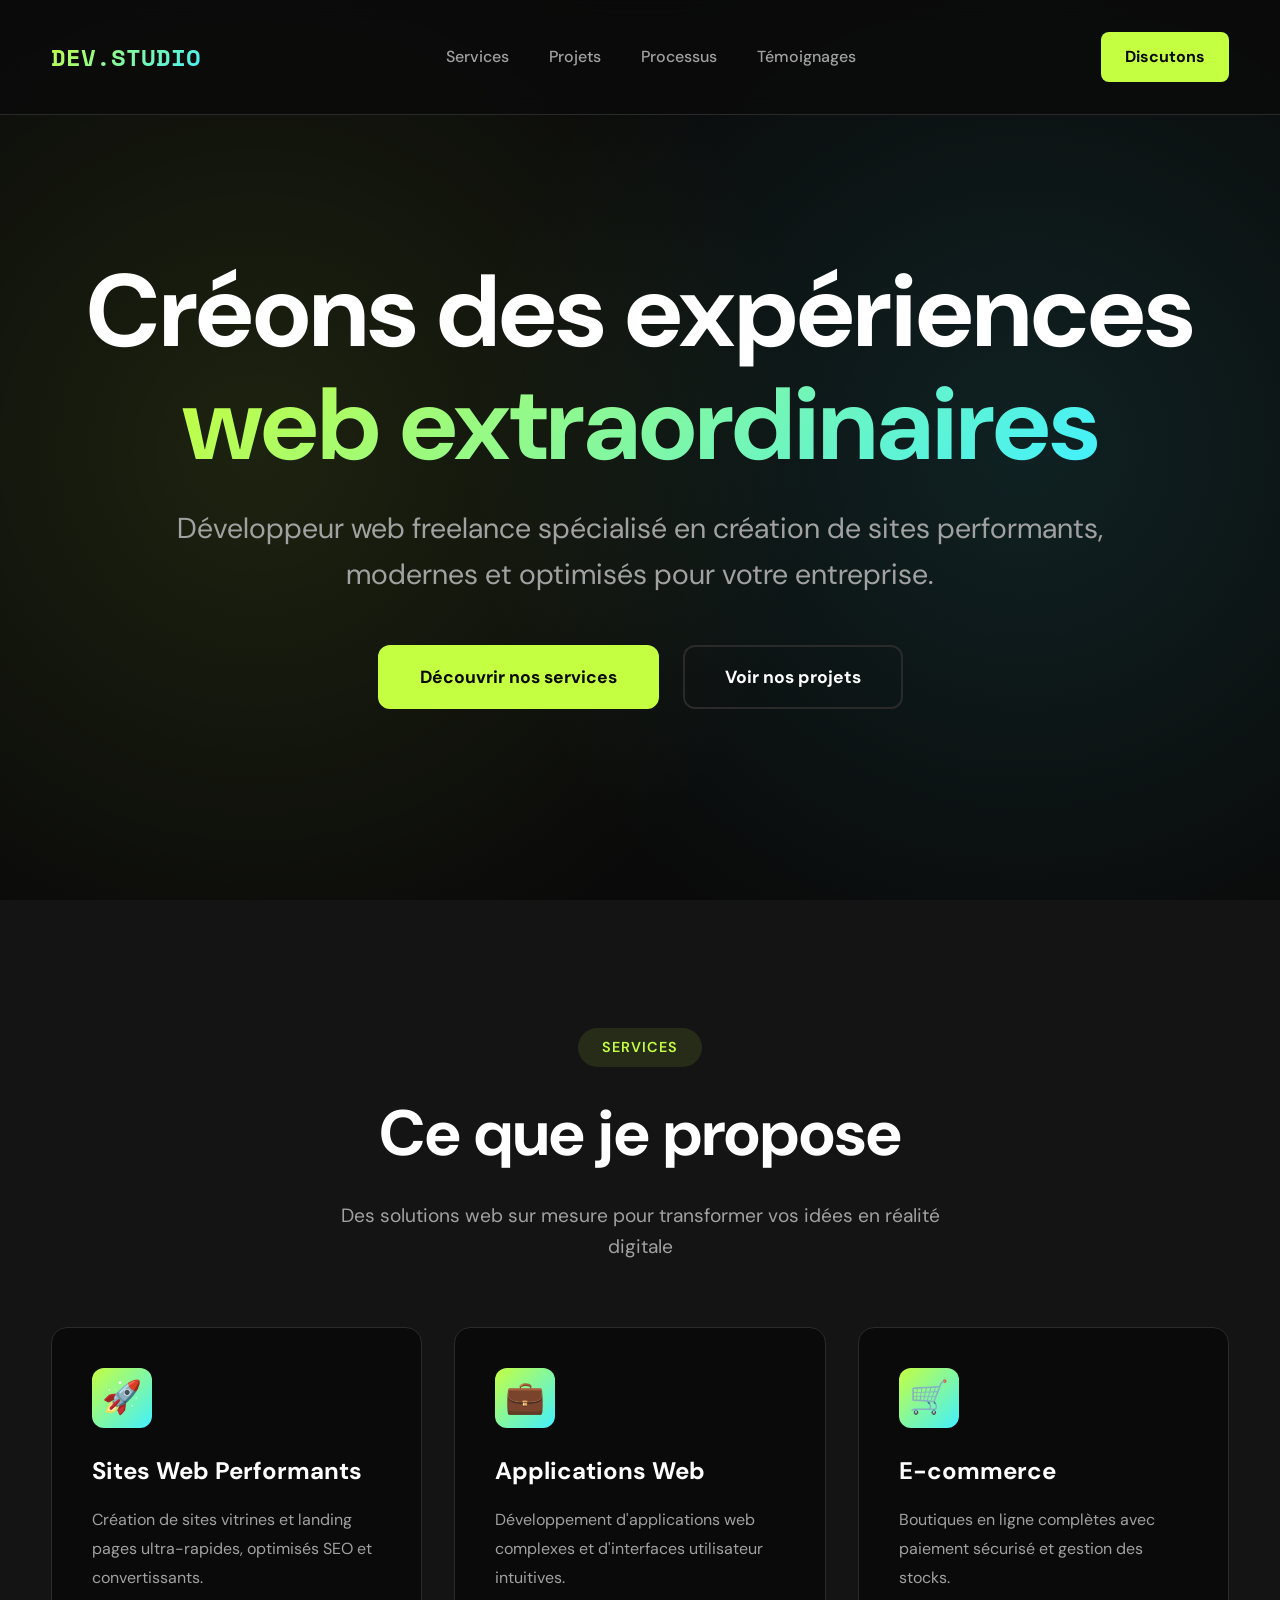
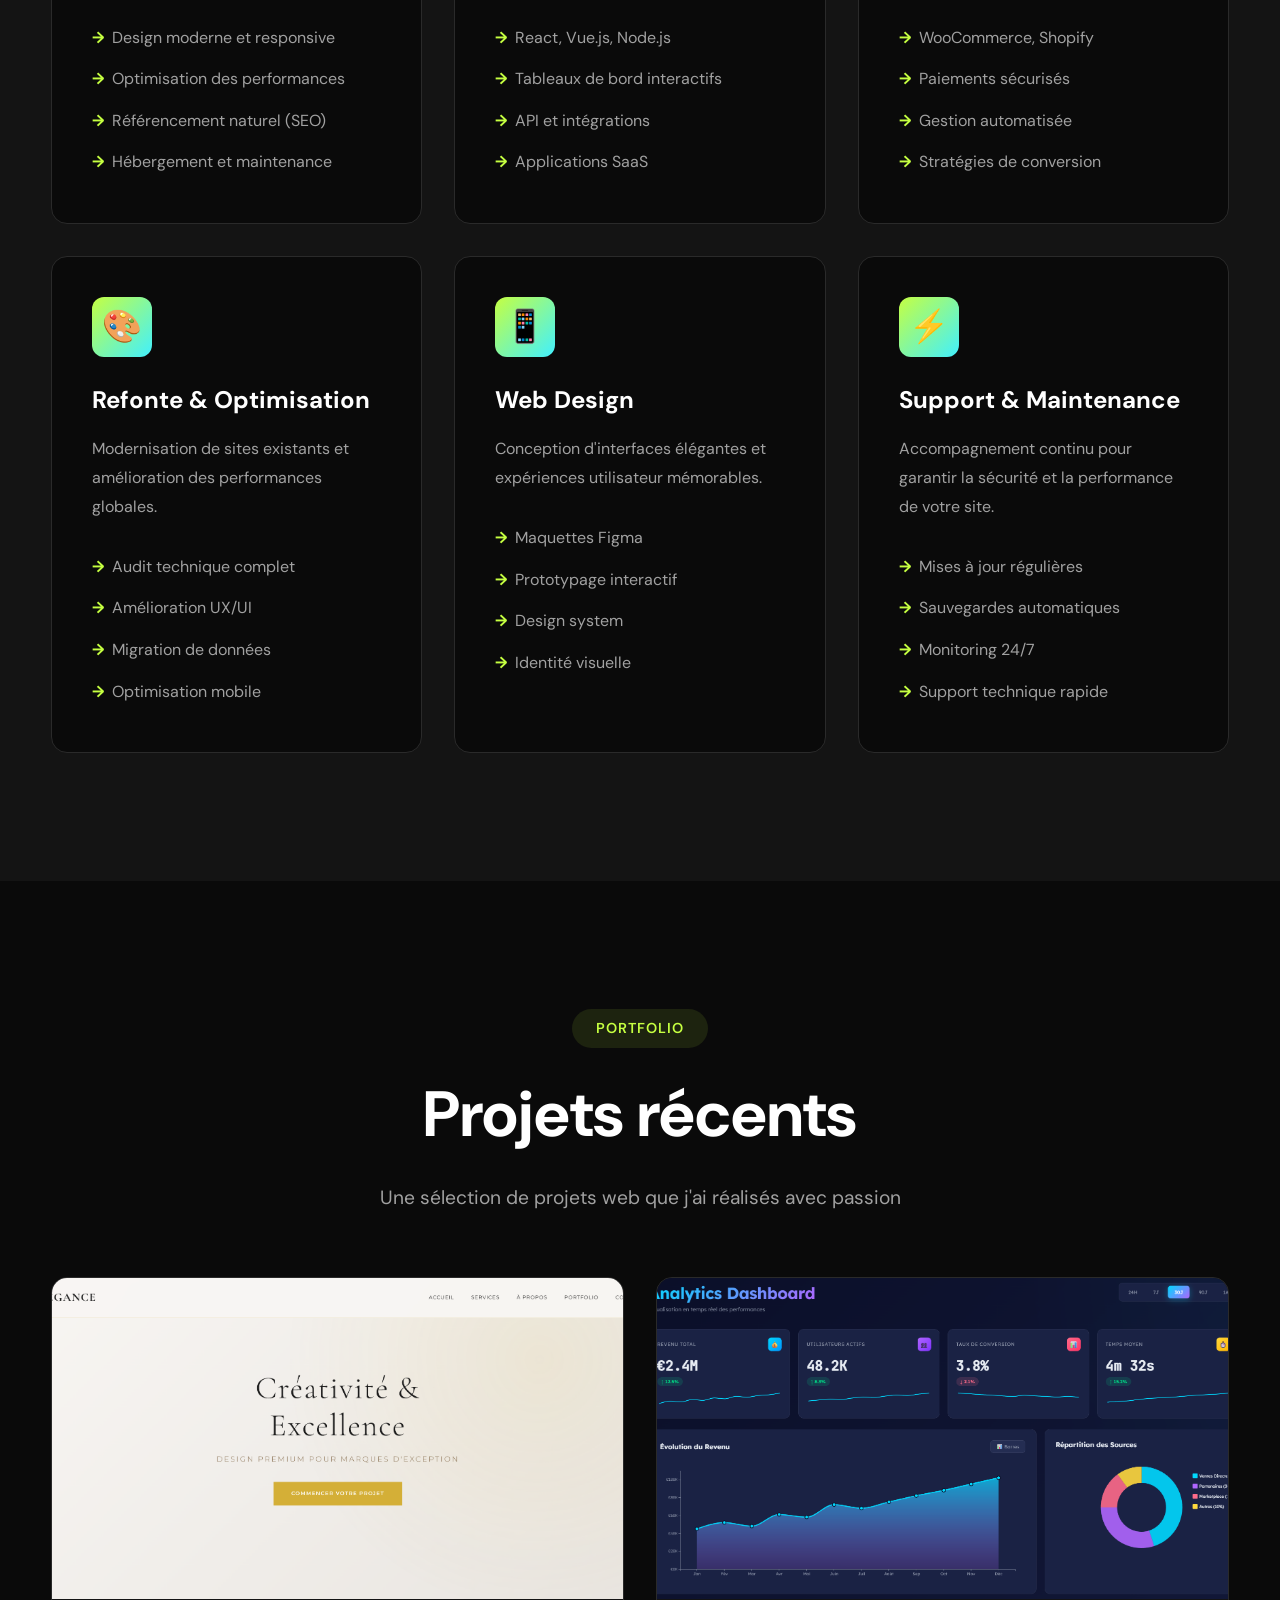
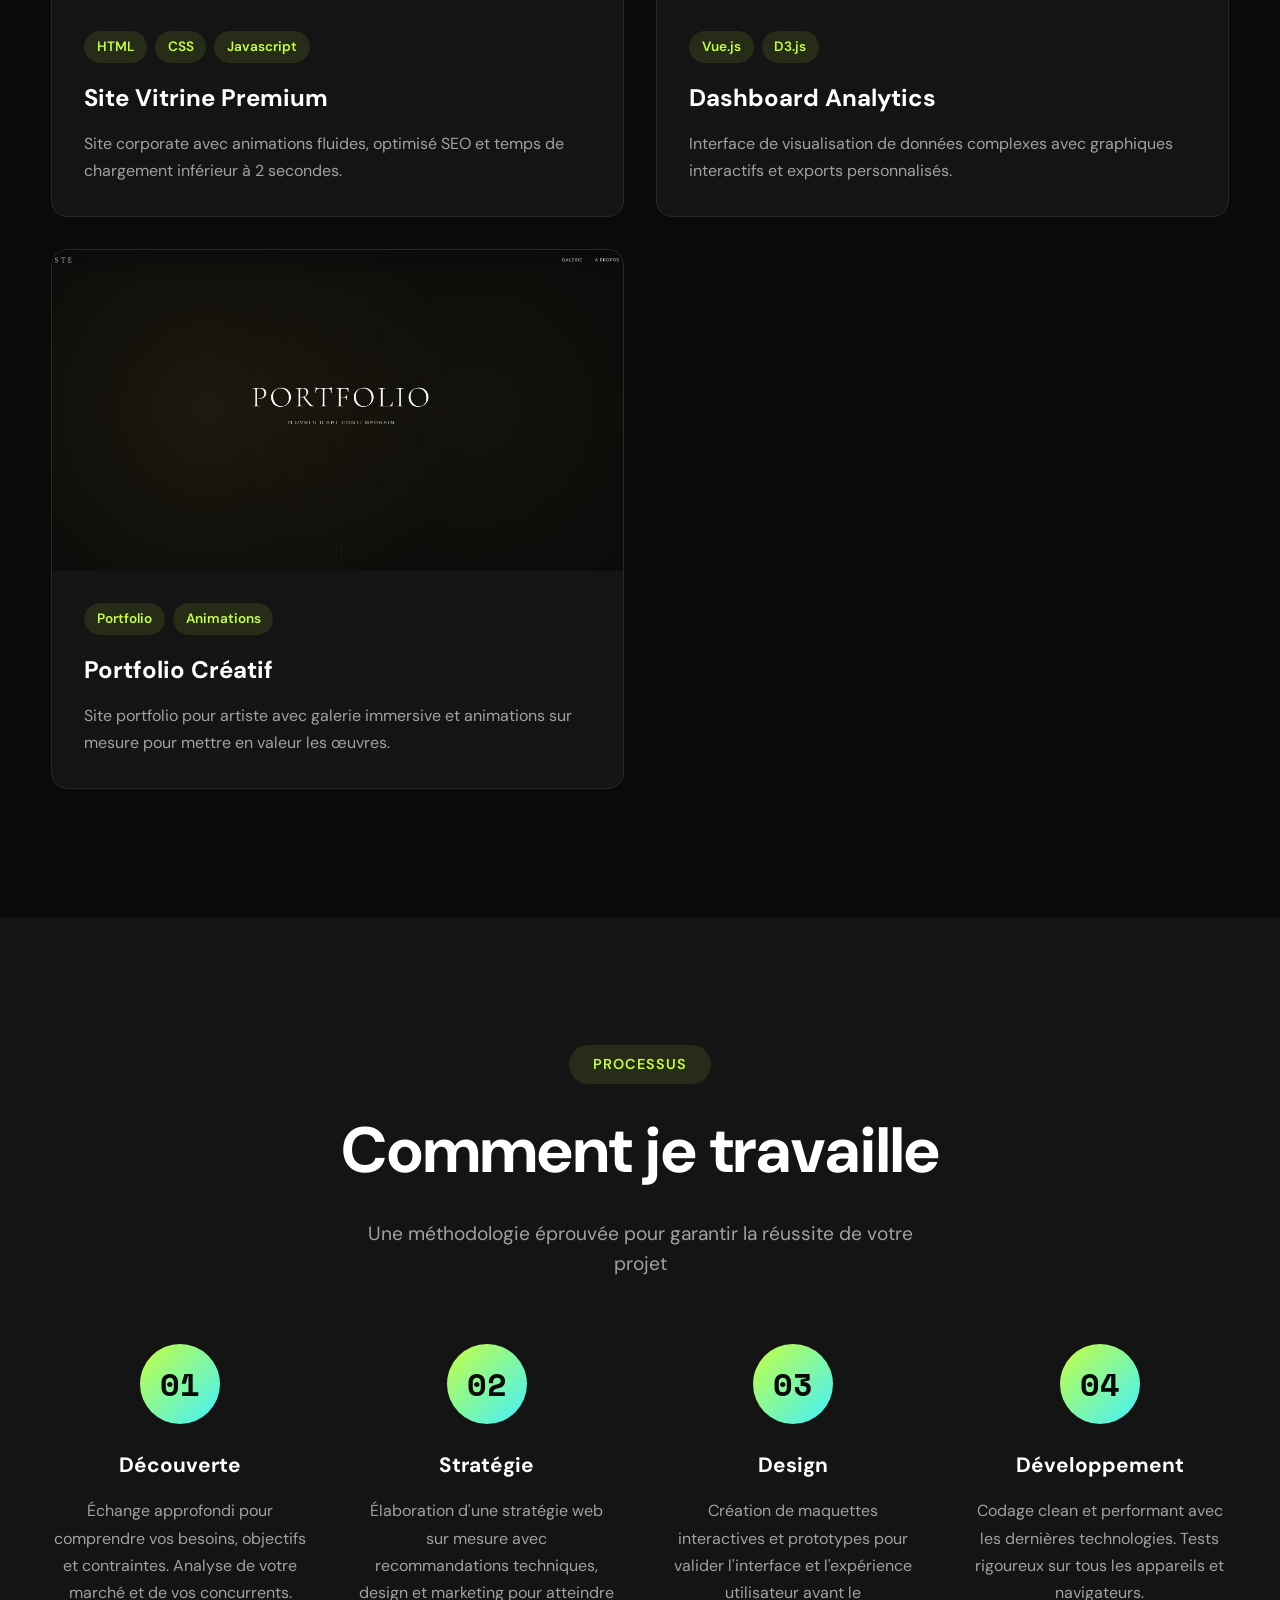
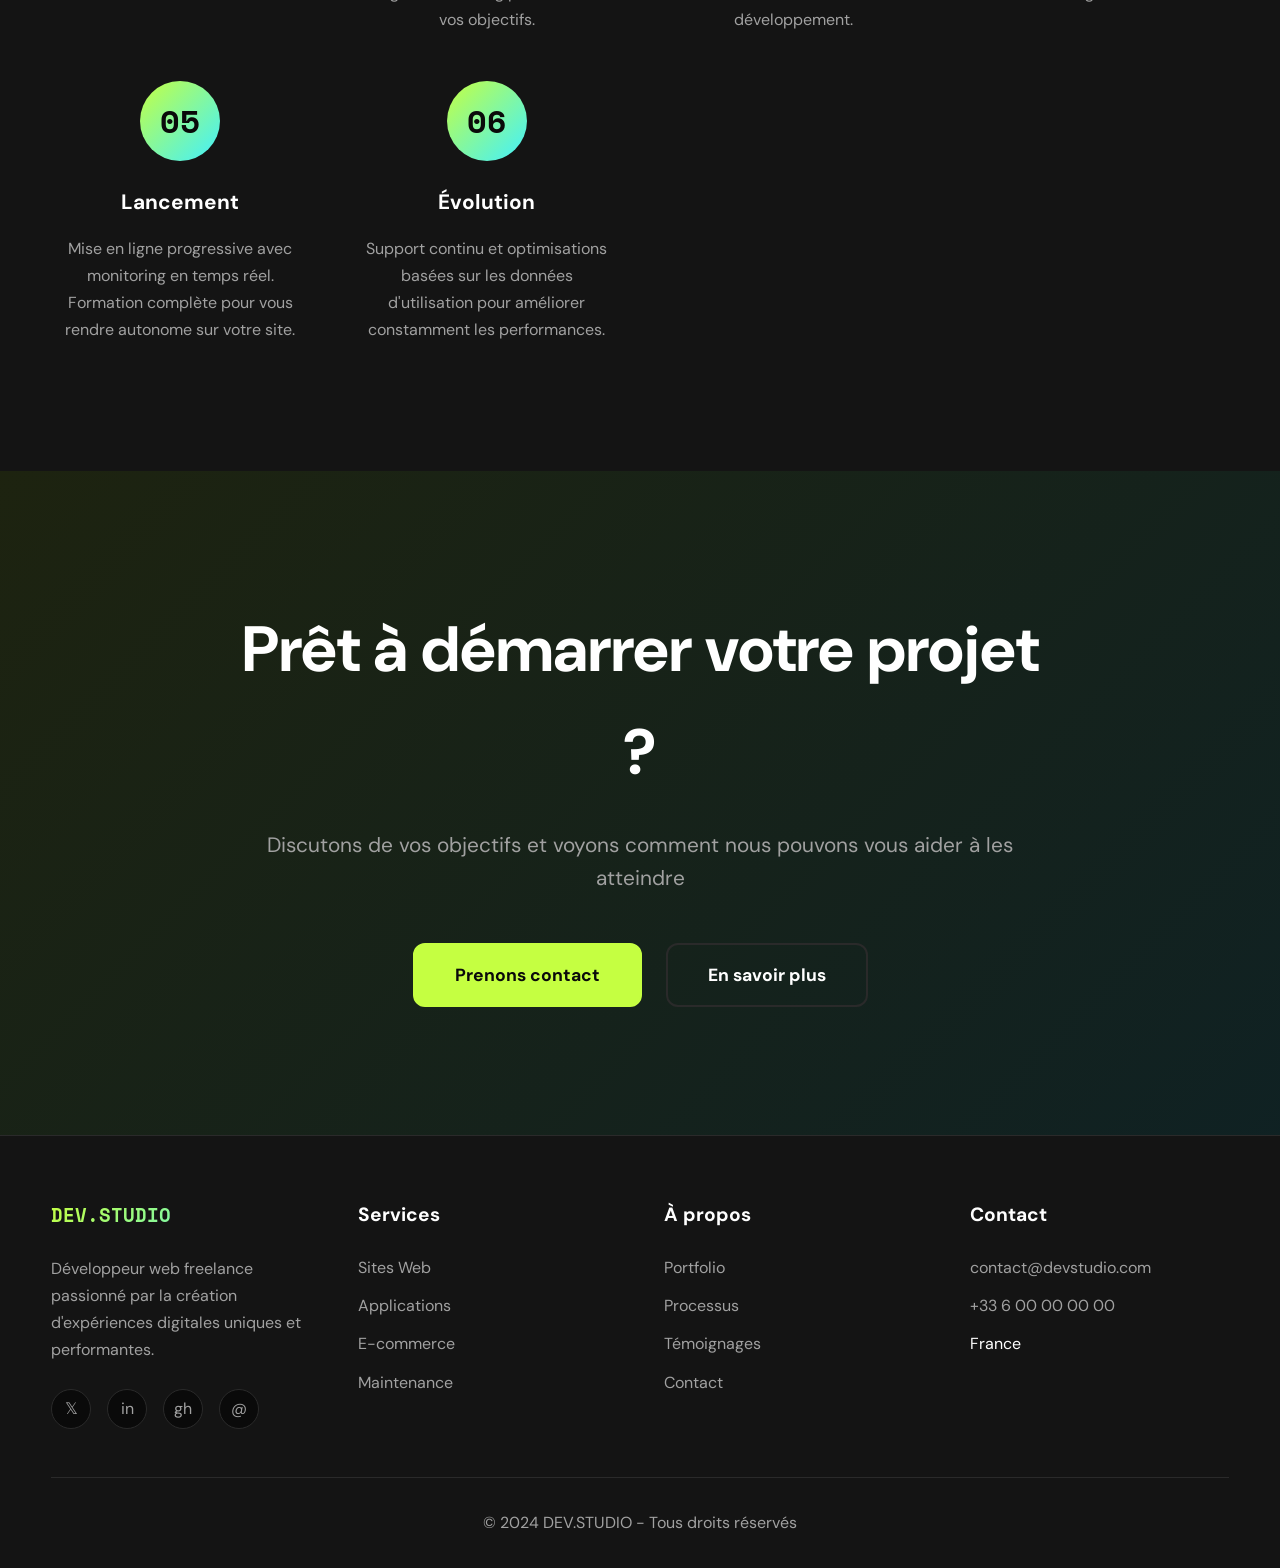
<file: index.html>
<!DOCTYPE html>
<html lang="fr">
<head>
    <meta charset="UTF-8">
    <meta name="viewport" content="width=device-width, initial-scale=1.0">
    <title>Développeur Web | Services & Portfolio</title>
    <link rel="preconnect" href="https://fonts.googleapis.com">
    <link rel="preconnect" href="https://fonts.gstatic.com" crossorigin>
    <link href="https://fonts.googleapis.com/css2?family=DM+Sans:wght@400;500;700&family=Space+Mono:wght@400;700&display=swap" rel="stylesheet">
    <link rel="stylesheet" href="biz.css">
    <script src="script.js"></script>
</head>
<body>
    <!-- Navigation -->
    <nav>
        <div class="logo">DEV.STUDIO</div>
        <ul class="nav-links">
            <li><a href="#services">Services</a></li>
            <li><a href="#projects">Projets</a></li>
            <li><a href="#process">Processus</a></li>
            <li><a href="#testimonials">Témoignages</a></li>
        </ul>
        <a href="#contact" class="cta-button">Discutons</a>
    </nav>

    <!-- Hero Section -->
    <section class="hero">
        <div class="hero-content">
            <h1>
                Créons des expériences<br>
                <span class="gradient-text">web extraordinaires</span>
            </h1>
            <p class="hero-subtitle">
                Développeur web freelance spécialisé en création de sites performants,<br>
                modernes et optimisés pour votre entreprise.
            </p>
            <div class="hero-buttons">
                <a href="#services" class="btn-primary">Découvrir nos services</a>
                <a href="#projects" class="btn-secondary">Voir nos projets</a>
            </div>
        </div>
    </section>

    <!-- Services Section -->
    <section id="services" class="services">
        <div class="section-header">
            <span class="section-tag">Services</span>
            <h2 class="section-title">Ce que je propose</h2>
            <p class="section-description">
                Des solutions web sur mesure pour transformer vos idées en réalité digitale
            </p>
        </div>

        <div class="services-grid">
            <div class="service-card">
                <div class="service-icon">🚀</div>
                <h3>Sites Web Performants</h3>
                <p>Création de sites vitrines et landing pages ultra-rapides, optimisés SEO et convertissants.</p>
                <ul class="service-features">
                    <li>Design moderne et responsive</li>
                    <li>Optimisation des performances</li>
                    <li>Référencement naturel (SEO)</li>
                    <li>Hébergement et maintenance</li>
                </ul>
            </div>

            <div class="service-card">
                <div class="service-icon">💼</div>
                <h3>Applications Web</h3>
                <p>Développement d'applications web complexes et d'interfaces utilisateur intuitives.</p>
                <ul class="service-features">
                    <li>React, Vue.js, Node.js</li>
                    <li>Tableaux de bord interactifs</li>
                    <li>API et intégrations</li>
                    <li>Applications SaaS</li>
                </ul>
            </div>

            <div class="service-card">
                <div class="service-icon">🛒</div>
                <h3>E-commerce</h3>
                <p>Boutiques en ligne complètes avec paiement sécurisé et gestion des stocks.</p>
                <ul class="service-features">
                    <li>WooCommerce, Shopify</li>
                    <li>Paiements sécurisés</li>
                    <li>Gestion automatisée</li>
                    <li>Stratégies de conversion</li>
                </ul>
            </div>

            <div class="service-card">
                <div class="service-icon">🎨</div>
                <h3>Refonte & Optimisation</h3>
                <p>Modernisation de sites existants et amélioration des performances globales.</p>
                <ul class="service-features">
                    <li>Audit technique complet</li>
                    <li>Amélioration UX/UI</li>
                    <li>Migration de données</li>
                    <li>Optimisation mobile</li>
                </ul>
            </div>

            <div class="service-card">
                <div class="service-icon">📱</div>
                <h3>Web Design</h3>
                <p>Conception d'interfaces élégantes et expériences utilisateur mémorables.</p>
                <ul class="service-features">
                    <li>Maquettes Figma</li>
                    <li>Prototypage interactif</li>
                    <li>Design system</li>
                    <li>Identité visuelle</li>
                </ul>
            </div>

            <div class="service-card">
                <div class="service-icon">⚡</div>
                <h3>Support & Maintenance</h3>
                <p>Accompagnement continu pour garantir la sécurité et la performance de votre site.</p>
                <ul class="service-features">
                    <li>Mises à jour régulières</li>
                    <li>Sauvegardes automatiques</li>
                    <li>Monitoring 24/7</li>
                    <li>Support technique rapide</li>
                </ul>
            </div>
        </div>
    </section>

    <!-- Projects Section -->
    <section id="projects" class="projects">
        <div class="section-header">
            <span class="section-tag">Portfolio</span>
            <h2 class="section-title">Projets récents</h2>
            <p class="section-description">
                Une sélection de projets web que j'ai réalisés avec passion
            </p>
        </div>

        <div class="projects-grid">
            <div class="project-card">
                <div class="project-image"><img src="./images/Capture d’écran 2026-01-02 183916.png"/></div>
                <div class="project-content">
                    <div class="project-tags">
                        <span class="project-tag">HTML</span>
                        <span class="project-tag">CSS</span>
                        <span class="project-tag">Javascript</span>
                    </div>
                    <h3>Site Vitrine Premium</h3>
                    <p>Site corporate avec animations fluides, optimisé SEO et temps de chargement inférieur à 2 secondes.</p>
                    
                </div>
            </div>

            <!-- <div class="project-card">
                <div class="project-image">🛍️</div>
                <div class="project-content">
                    <div class="project-tags">
                        <span class="project-tag">E-commerce</span>
                        <span class="project-tag">Shopify</span>
                    </div>
                    <h3>Plateforme SaaS B2B</h3>
                    <p>Développement d'une application web complète pour la gestion de projets avec dashboard interactif et analytics en temps réel.</p>
                </div>
            </div> -->

            <!-- <div class="project-card">
                <div class="project-image">🎯</div>
                <div class="project-content">
                    <div class="project-tags">
                        <span class="project-tag">WordPress</span>
                        <span class="project-tag">SEO</span>
                    </div>
                    <h3>Site Vitrine Premium</h3>
                    <p>Site corporate avec animations fluides, optimisé SEO et temps de chargement inférieur à 2 secondes.</p>
                </div>
            </div> -->

            <div class="project-card">
                <div class="project-image"><img src="./images/Capture d’écran 2026-01-05 145036.png"/></div>
                <div class="project-content">
                    <div class="project-tags">
                        <span class="project-tag">Vue.js</span>
                        <span class="project-tag">D3.js</span>
                    </div>
                    <h3>Dashboard Analytics</h3>
                    <p>Interface de visualisation de données complexes avec graphiques interactifs et exports personnalisés.</p>
                </div>
            </div>

            <div class="project-card">
                <div class="project-image"><img src="./images/Capture d’écran 2026-01-05 143146.png"/></div>
                <div class="project-content">
                    <div class="project-tags">
                        <span class="project-tag">Portfolio</span>
                        <span class="project-tag">Animations</span>
                    </div>
                    <h3>Portfolio Créatif</h3>
                    <p>Site portfolio pour artiste avec galerie immersive et animations sur mesure pour mettre en valeur les œuvres.</p>
                </div>
            </div>

            <!-- <div class="project-card">
                <div class="project-image">🍔</div>
                <div class="project-content">
                    <div class="project-tags">
                        <span class="project-tag">PWA</span>
                        <span class="project-tag">Mobile</span>
                    </div>
                    <h3>App Commande Restaurant</h3>
                    <p>Progressive Web App pour commandes en ligne avec géolocalisation et paiement mobile intégré.</p>
                </div>
            </div> -->
        </div>
    </section>

    <!-- Process Section -->
    <section id="process" class="process">
        <div class="section-header">
            <span class="section-tag">Processus</span>
            <h2 class="section-title">Comment je travaille</h2>
            <p class="section-description">
                Une méthodologie éprouvée pour garantir la réussite de votre projet
            </p>
        </div>

        <div class="process-steps">
            <div class="step">
                <div class="step-number">01</div>
                <h3>Découverte</h3>
                <p>Échange approfondi pour comprendre vos besoins, objectifs et contraintes. Analyse de votre marché et de vos concurrents.</p>
            </div>

            <div class="step">
                <div class="step-number">02</div>
                <h3>Stratégie</h3>
                <p>Élaboration d'une stratégie web sur mesure avec recommandations techniques, design et marketing pour atteindre vos objectifs.</p>
            </div>

            <div class="step">
                <div class="step-number">03</div>
                <h3>Design</h3>
                <p>Création de maquettes interactives et prototypes pour valider l'interface et l'expérience utilisateur avant le développement.</p>
            </div>

            <div class="step">
                <div class="step-number">04</div>
                <h3>Développement</h3>
                <p>Codage clean et performant avec les dernières technologies. Tests rigoureux sur tous les appareils et navigateurs.</p>
            </div>

            <div class="step">
                <div class="step-number">05</div>
                <h3>Lancement</h3>
                <p>Mise en ligne progressive avec monitoring en temps réel. Formation complète pour vous rendre autonome sur votre site.</p>
            </div>

            <div class="step">
                <div class="step-number">06</div>
                <h3>Évolution</h3>
                <p>Support continu et optimisations basées sur les données d'utilisation pour améliorer constamment les performances.</p>
            </div>
        </div>
    </section>

    <!-- Testimonials Section -->
    <!-- <section id="testimonials" class="testimonials">
        <div class="section-header">
            <span class="section-tag">Témoignages</span>
            <h2 class="section-title">Ce qu'ils disent de mon travail</h2>
            <p class="section-description">
                La satisfaction de mes clients est ma meilleure récompense
            </p>
        </div>

        <div class="testimonials-grid">
            <div class="testimonial-card">
                <p class="testimonial-text">
                    Travail exceptionnel ! Le site dépasse toutes nos attentes. Design moderne, rapide et parfaitement optimisé. Communication fluide tout au long du projet.
                </p>
                <div class="testimonial-author">
                    <div class="author-avatar">MR</div>
                    <div class="author-info">
                        <h4>Marie Rousseau</h4>
                        <p>CEO, TechStartup</p>
                    </div>
                </div>
            </div>

            <div class="testimonial-card">
                <p class="testimonial-text">
                    Un vrai professionnel qui comprend les enjeux business. Notre boutique en ligne a vu son chiffre d'affaires augmenter de 60% après la refonte. Je recommande vivement.
                </p>
                <div class="testimonial-author">
                    <div class="author-avatar">PD</div>
                    <div class="author-info">
                        <h4>Pierre Durand</h4>
                        <p>Fondateur, E-shop Mode</p>
                    </div>
                </div>
            </div>

            <div class="testimonial-card">
                <p class="testimonial-text">
                    Réactivité impressionnante et qualité irréprochable. Le dashboard développé correspond exactement à nos besoins. Un partenaire de confiance pour nos futurs projets.
                </p>
                <div class="testimonial-author">
                    <div class="author-avatar">SL</div>
                    <div class="author-info">
                        <h4>Sophie Laurent</h4>
                        <p>Directrice Marketing, InnovCorp</p>
                    </div>
                </div>
            </div>
        </div>
    </section> -->

    <!-- CTA Section -->
    <section id="contact" class="cta-section">
        <div class="cta-content">
            <h2>Prêt à démarrer votre projet ?</h2>
            <p>
                Discutons de vos objectifs et voyons comment nous pouvons vous aider à les atteindre
            </p>
            <div class="hero-buttons">
                <a href="mailto:contact@devstudio.com" class="btn-primary">Prenons contact</a>
                <a href="#services" class="btn-secondary">En savoir plus</a>
            </div>
        </div>
    </section>

    <!-- Footer -->
    <footer>
        <div class="footer-content">
            <div class="footer-section">
                <h3 class="logo">DEV.STUDIO</h3>
                <p>Développeur web freelance passionné par la création d'expériences digitales uniques et performantes.</p><br/>
                <div class="social-links">
                    <a href="#" class="social-link">𝕏</a>
                    <a href="#" class="social-link">in</a>
                    <a href="#" class="social-link">gh</a>
                    <a href="#" class="social-link">@</a>
                </div>
            </div>

            <div class="footer-section">
                <h3>Services</h3>
                <ul class="footer-links">
                    <li><a href="#services">Sites Web</a></li>
                    <li><a href="#services">Applications</a></li>
                    <li><a href="#services">E-commerce</a></li>
                    <li><a href="#services">Maintenance</a></li>
                </ul>
            </div>

            <div class="footer-section">
                <h3>À propos</h3>
                <ul class="footer-links">
                    <li><a href="#projects">Portfolio</a></li>
                    <li><a href="#process">Processus</a></li>
                    <li><a href="#testimonials">Témoignages</a></li>
                    <li><a href="#contact">Contact</a></li>
                </ul>
            </div>

            <div class="footer-section">
                <h3>Contact</h3>
                <ul class="footer-links">
                    <li><a href="mailto:contact@devstudio.com">contact@devstudio.com</a></li>
                    <li><a href="tel:+33600000000">+33 6 00 00 00 00</a></li>
                    <li>France</li>
                </ul>
            </div>
        </div>

        <div class="footer-bottom">
            <p>© 2024 DEV.STUDIO - Tous droits réservés</p>
        </div>
    </footer>

    
</body>
</html>
</file>
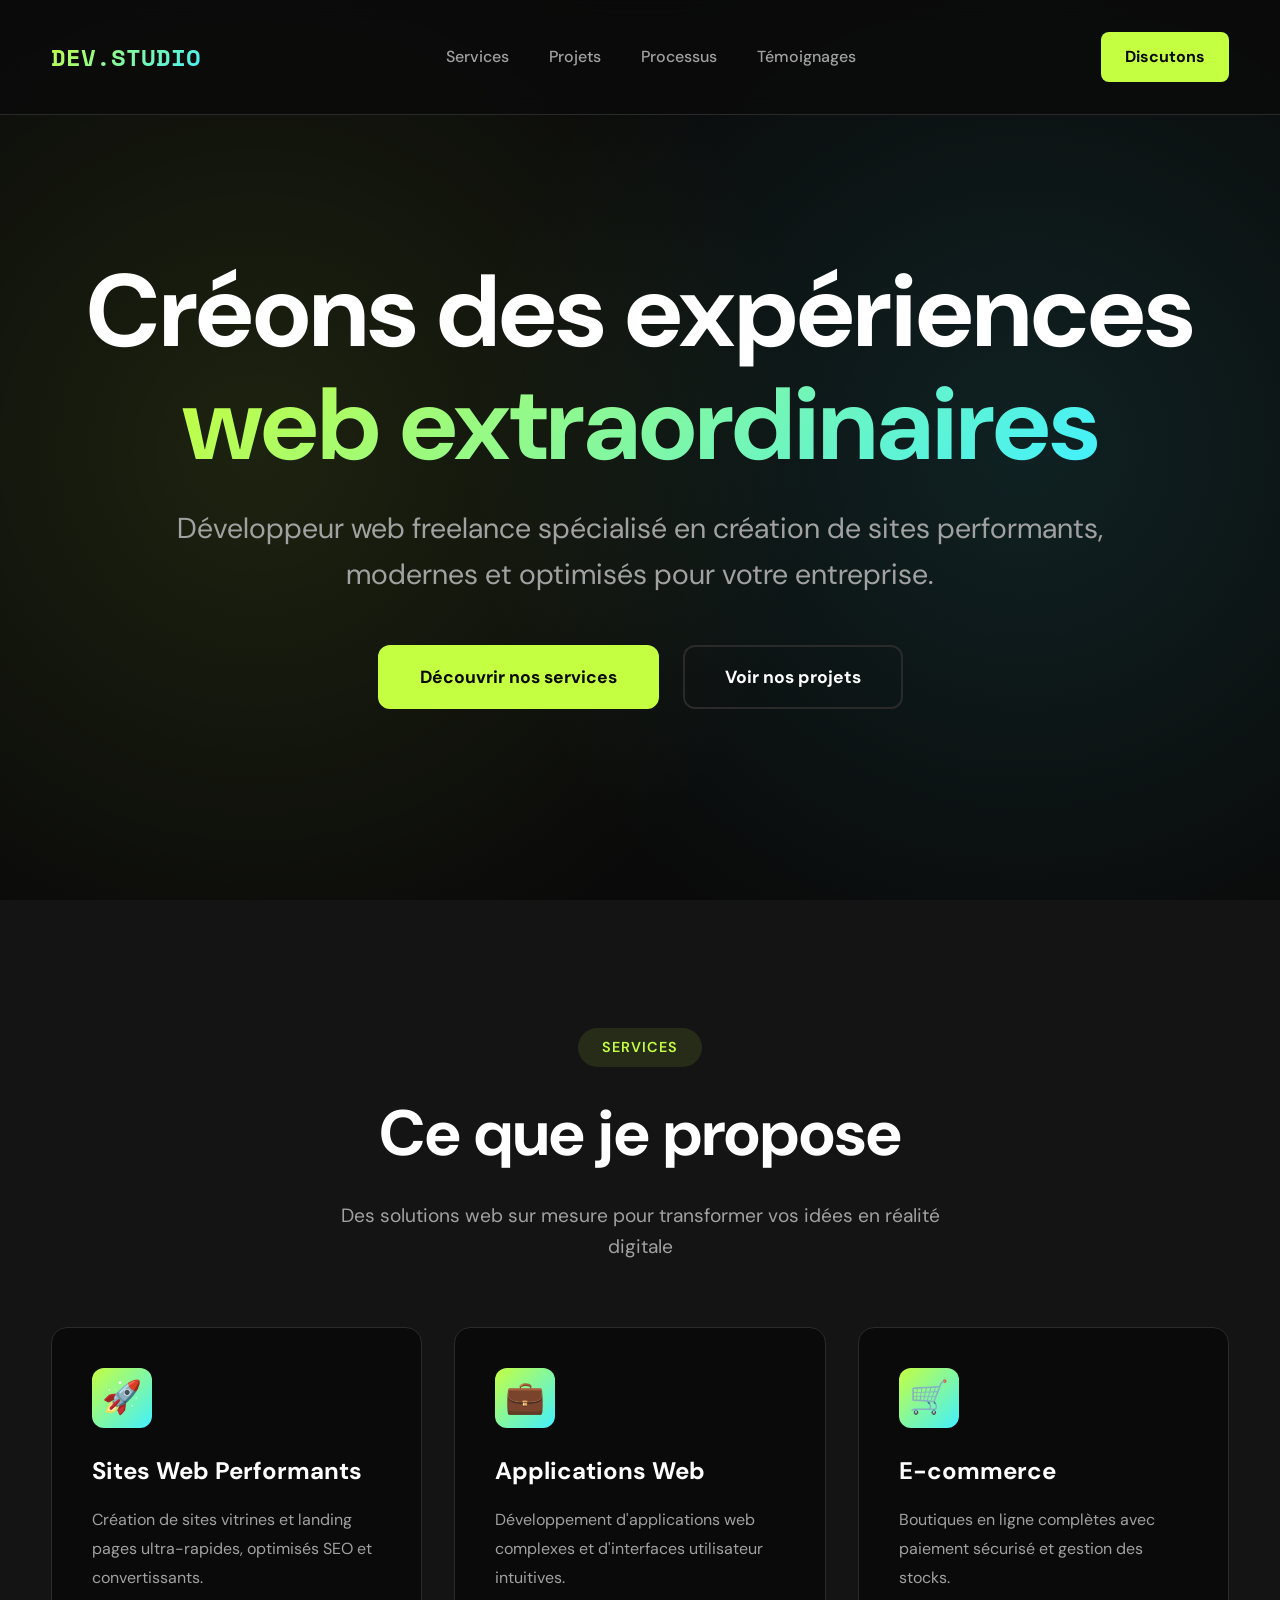
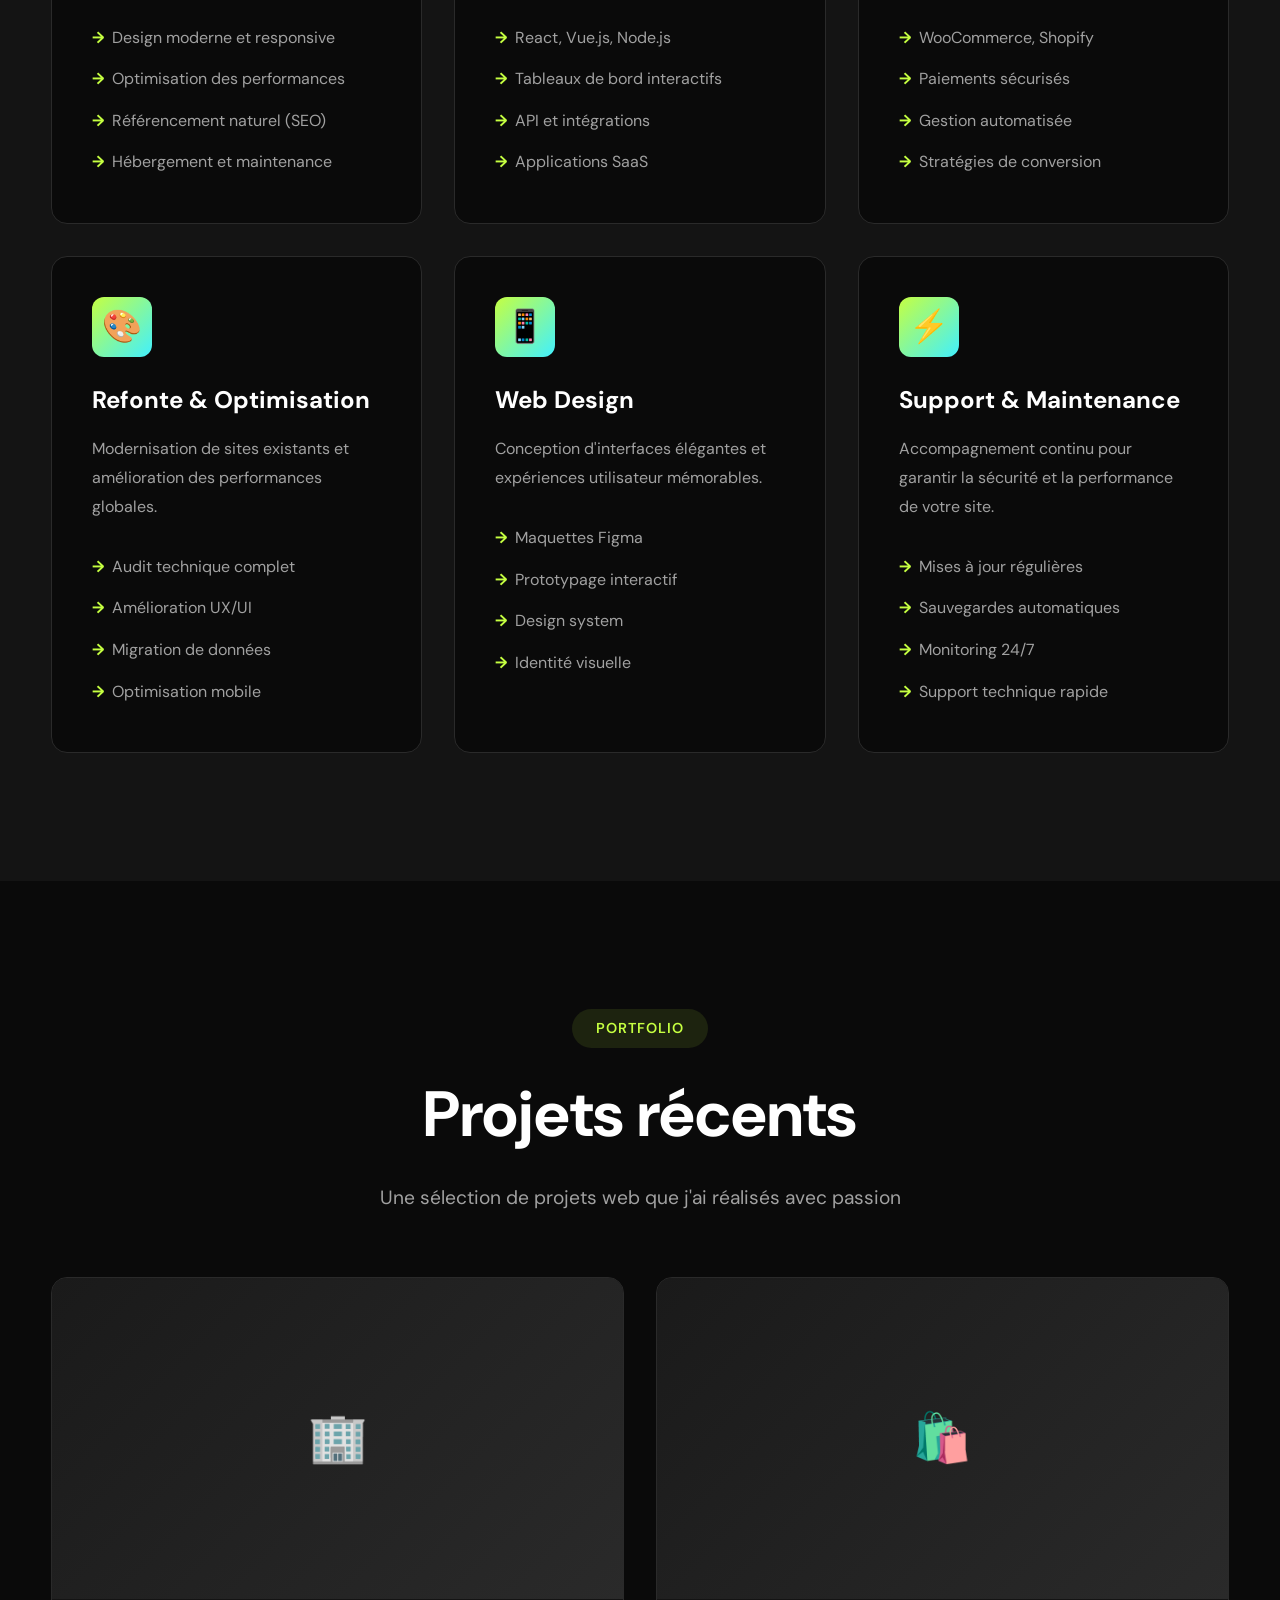
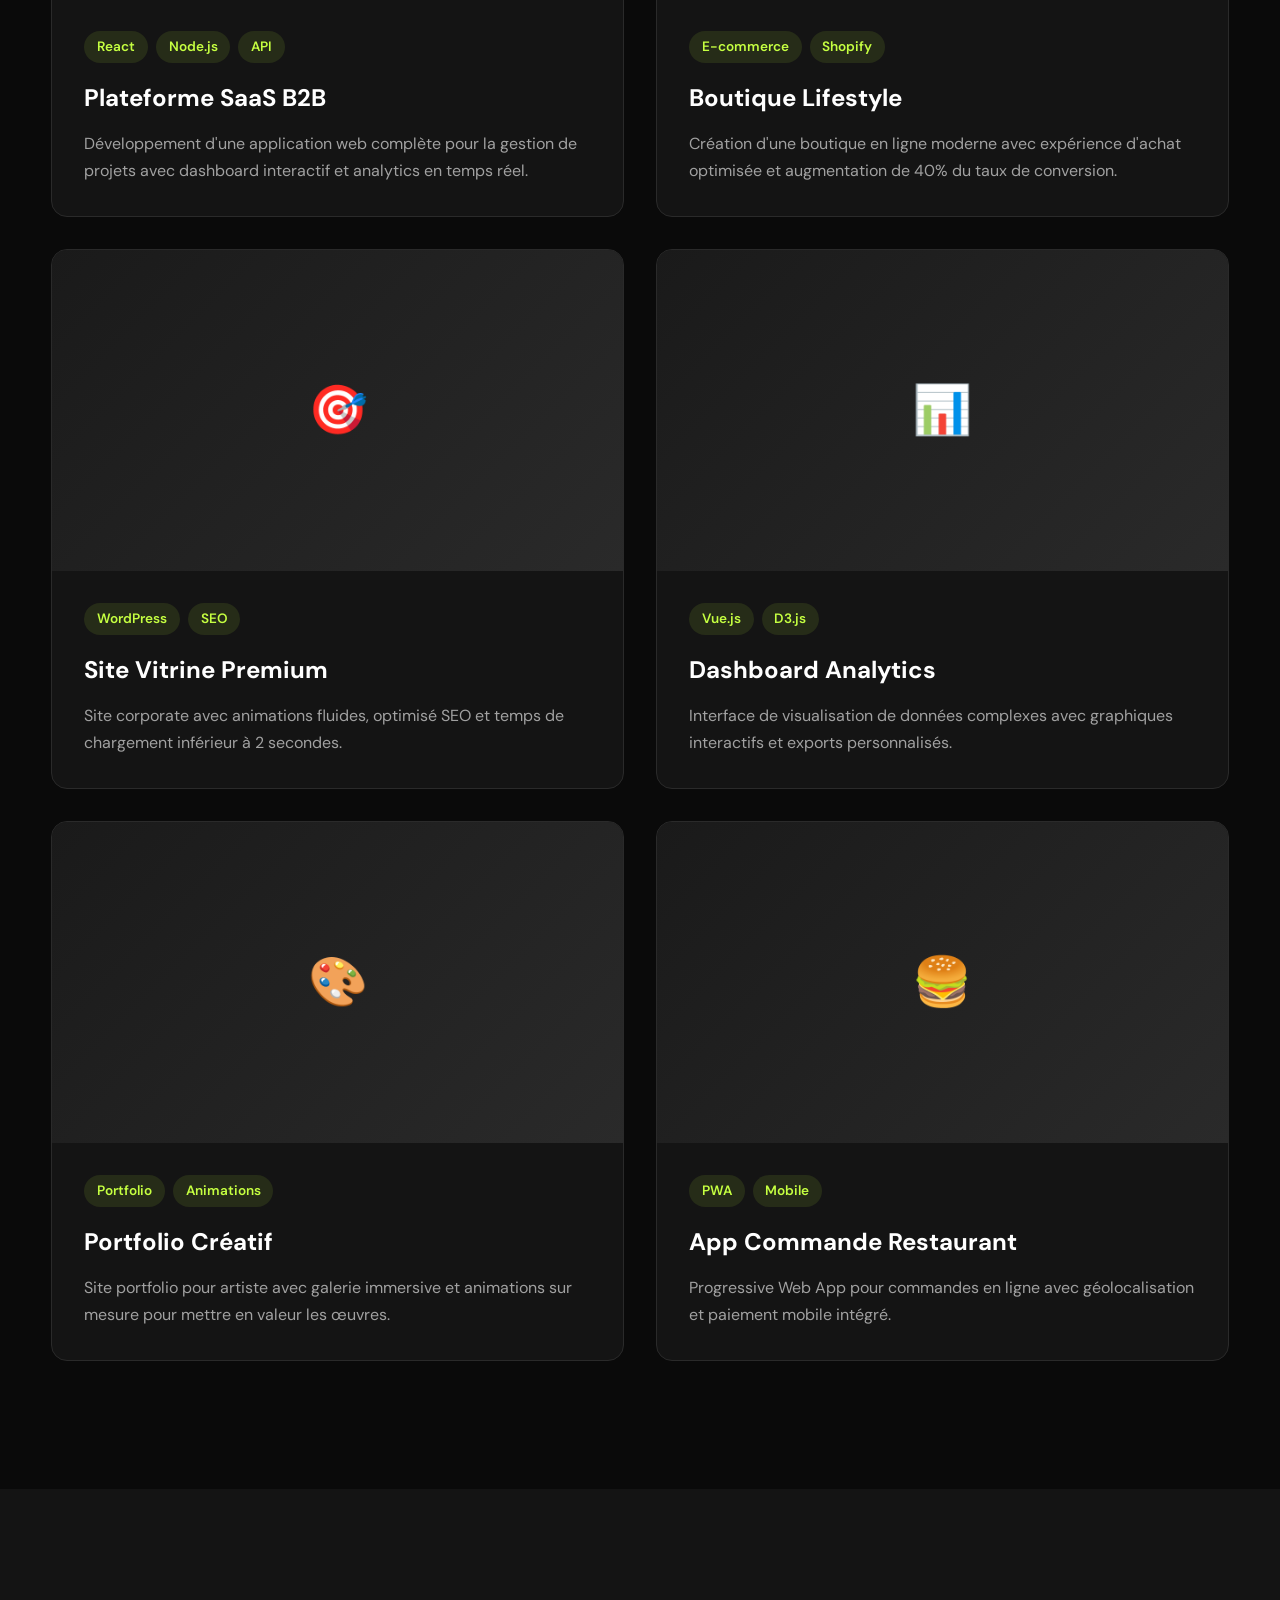
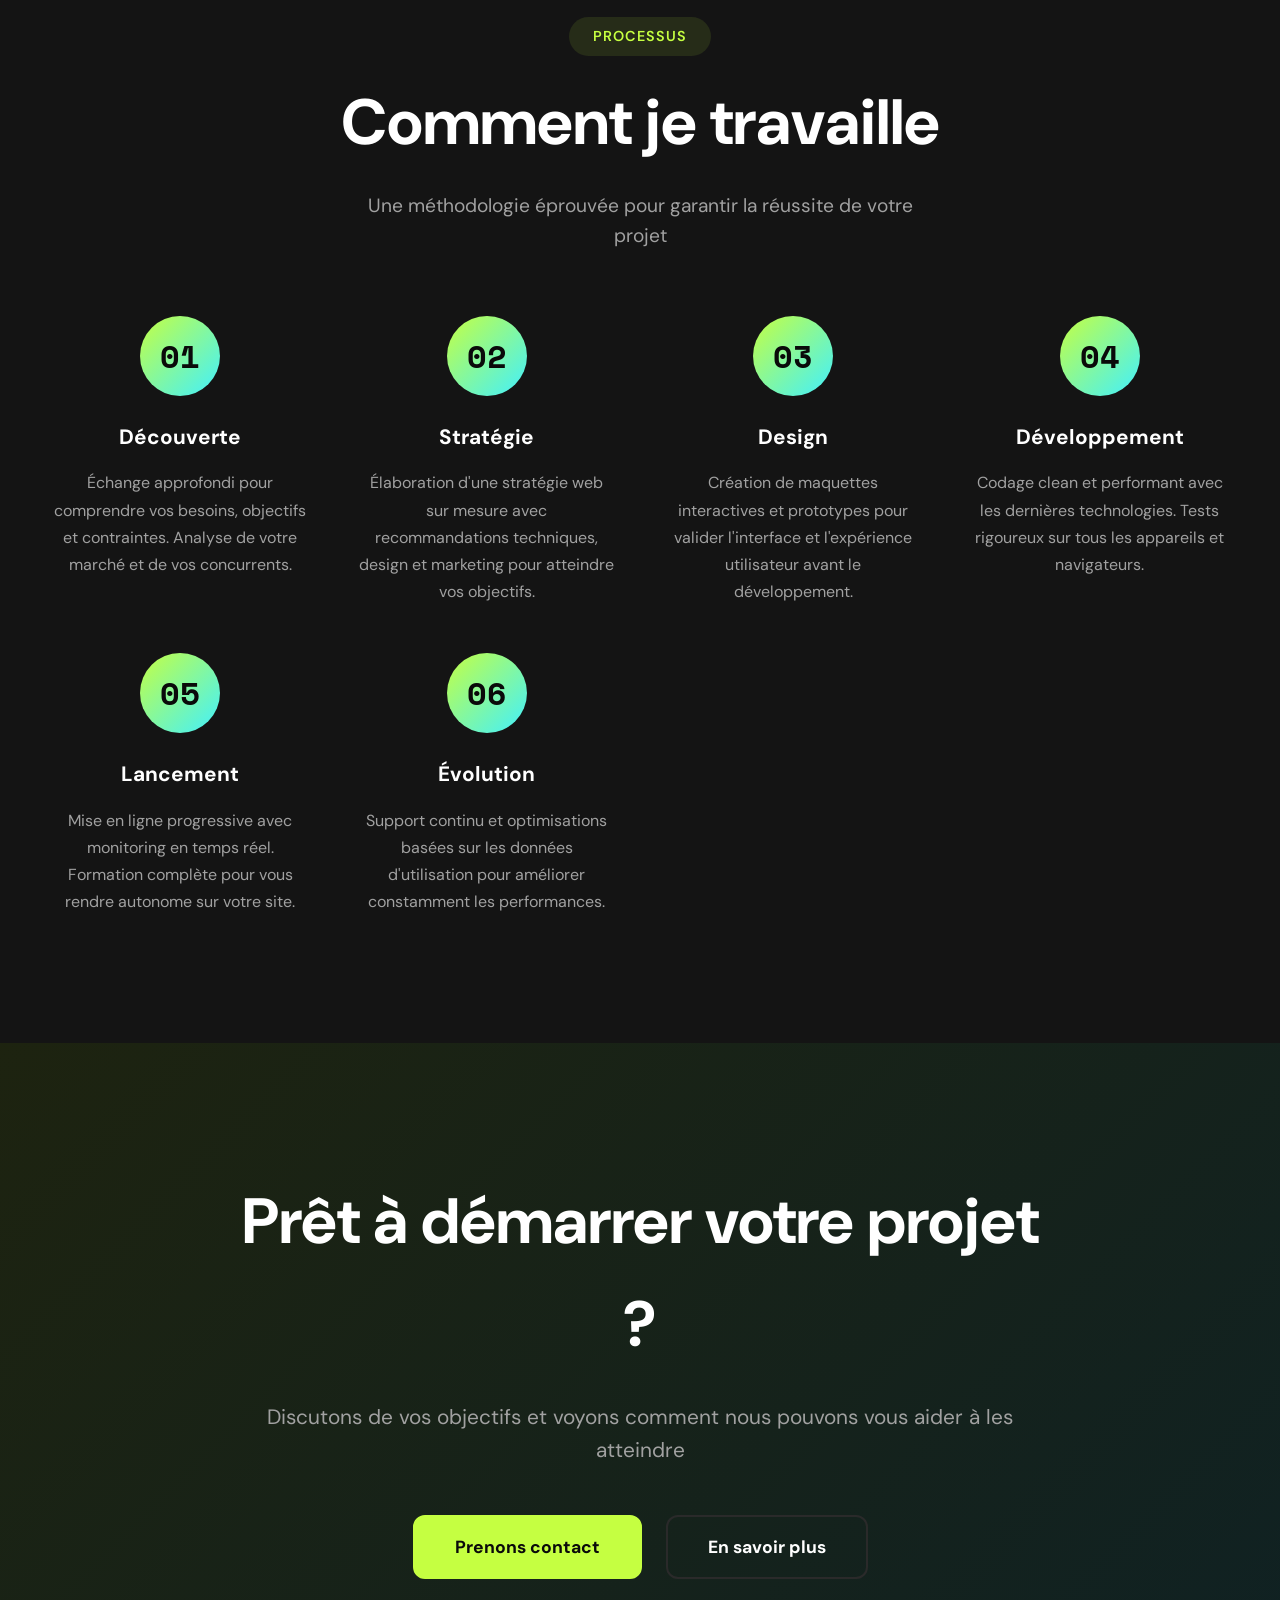
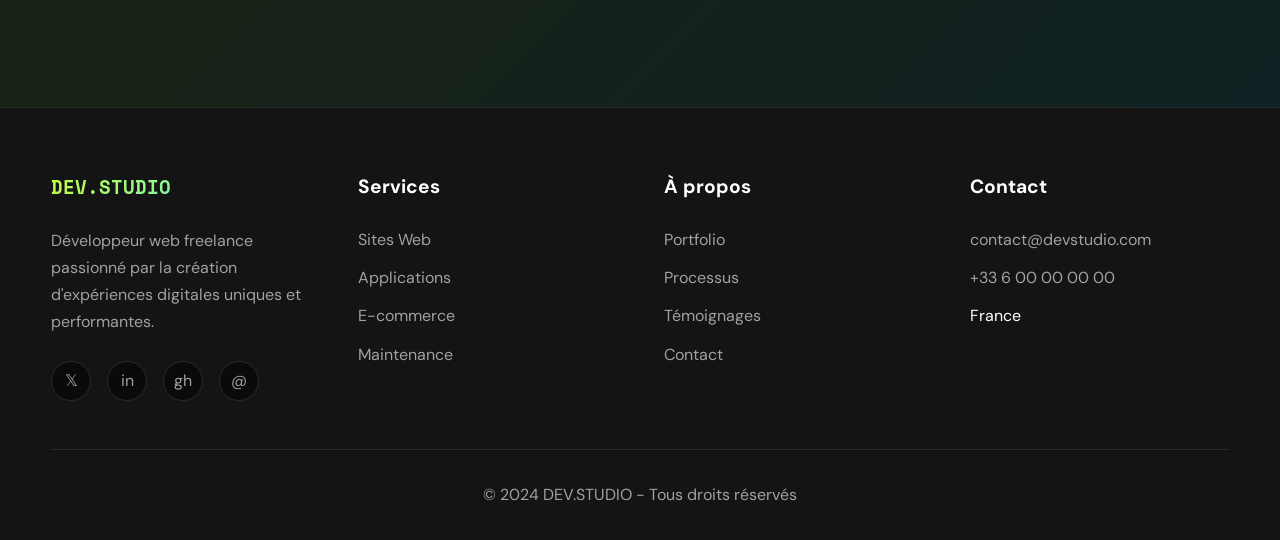
<file: site-developpeur-web.html>
<!DOCTYPE html>
<html lang="fr">
<head>
    <meta charset="UTF-8">
    <meta name="viewport" content="width=device-width, initial-scale=1.0">
    <title>Développeur Web | Services & Portfolio</title>
    <link rel="preconnect" href="https://fonts.googleapis.com">
    <link rel="preconnect" href="https://fonts.gstatic.com" crossorigin>
    <link href="https://fonts.googleapis.com/css2?family=DM+Sans:wght@400;500;700&family=Space+Mono:wght@400;700&display=swap" rel="stylesheet">
    <link rel="stylesheet" href="biz.css">
    <script src="script.js"></script>
</head>
<body>
    <!-- Navigation -->
    <nav>
        <div class="logo">DEV.STUDIO</div>
        <ul class="nav-links">
            <li><a href="#services">Services</a></li>
            <li><a href="#projects">Projets</a></li>
            <li><a href="#process">Processus</a></li>
            <li><a href="#testimonials">Témoignages</a></li>
        </ul>
        <a href="#contact" class="cta-button">Discutons</a>
    </nav>

    <!-- Hero Section -->
    <section class="hero">
        <div class="hero-content">
            <h1>
                Créons des expériences<br>
                <span class="gradient-text">web extraordinaires</span>
            </h1>
            <p class="hero-subtitle">
                Développeur web freelance spécialisé en création de sites performants,<br>
                modernes et optimisés pour votre entreprise.
            </p>
            <div class="hero-buttons">
                <a href="#services" class="btn-primary">Découvrir nos services</a>
                <a href="#projects" class="btn-secondary">Voir nos projets</a>
            </div>
        </div>
    </section>

    <!-- Services Section -->
    <section id="services" class="services">
        <div class="section-header">
            <span class="section-tag">Services</span>
            <h2 class="section-title">Ce que je propose</h2>
            <p class="section-description">
                Des solutions web sur mesure pour transformer vos idées en réalité digitale
            </p>
        </div>

        <div class="services-grid">
            <div class="service-card">
                <div class="service-icon">🚀</div>
                <h3>Sites Web Performants</h3>
                <p>Création de sites vitrines et landing pages ultra-rapides, optimisés SEO et convertissants.</p>
                <ul class="service-features">
                    <li>Design moderne et responsive</li>
                    <li>Optimisation des performances</li>
                    <li>Référencement naturel (SEO)</li>
                    <li>Hébergement et maintenance</li>
                </ul>
            </div>

            <div class="service-card">
                <div class="service-icon">💼</div>
                <h3>Applications Web</h3>
                <p>Développement d'applications web complexes et d'interfaces utilisateur intuitives.</p>
                <ul class="service-features">
                    <li>React, Vue.js, Node.js</li>
                    <li>Tableaux de bord interactifs</li>
                    <li>API et intégrations</li>
                    <li>Applications SaaS</li>
                </ul>
            </div>

            <div class="service-card">
                <div class="service-icon">🛒</div>
                <h3>E-commerce</h3>
                <p>Boutiques en ligne complètes avec paiement sécurisé et gestion des stocks.</p>
                <ul class="service-features">
                    <li>WooCommerce, Shopify</li>
                    <li>Paiements sécurisés</li>
                    <li>Gestion automatisée</li>
                    <li>Stratégies de conversion</li>
                </ul>
            </div>

            <div class="service-card">
                <div class="service-icon">🎨</div>
                <h3>Refonte & Optimisation</h3>
                <p>Modernisation de sites existants et amélioration des performances globales.</p>
                <ul class="service-features">
                    <li>Audit technique complet</li>
                    <li>Amélioration UX/UI</li>
                    <li>Migration de données</li>
                    <li>Optimisation mobile</li>
                </ul>
            </div>

            <div class="service-card">
                <div class="service-icon">📱</div>
                <h3>Web Design</h3>
                <p>Conception d'interfaces élégantes et expériences utilisateur mémorables.</p>
                <ul class="service-features">
                    <li>Maquettes Figma</li>
                    <li>Prototypage interactif</li>
                    <li>Design system</li>
                    <li>Identité visuelle</li>
                </ul>
            </div>

            <div class="service-card">
                <div class="service-icon">⚡</div>
                <h3>Support & Maintenance</h3>
                <p>Accompagnement continu pour garantir la sécurité et la performance de votre site.</p>
                <ul class="service-features">
                    <li>Mises à jour régulières</li>
                    <li>Sauvegardes automatiques</li>
                    <li>Monitoring 24/7</li>
                    <li>Support technique rapide</li>
                </ul>
            </div>
        </div>
    </section>

    <!-- Projects Section -->
    <section id="projects" class="projects">
        <div class="section-header">
            <span class="section-tag">Portfolio</span>
            <h2 class="section-title">Projets récents</h2>
            <p class="section-description">
                Une sélection de projets web que j'ai réalisés avec passion
            </p>
        </div>

        <div class="projects-grid">
            <div class="project-card">
                <div class="project-image">🏢</div>
                <div class="project-content">
                    <div class="project-tags">
                        <span class="project-tag">React</span>
                        <span class="project-tag">Node.js</span>
                        <span class="project-tag">API</span>
                    </div>
                    <h3>Plateforme SaaS B2B</h3>
                    <p>Développement d'une application web complète pour la gestion de projets avec dashboard interactif et analytics en temps réel.</p>
                </div>
            </div>

            <div class="project-card">
                <div class="project-image">🛍️</div>
                <div class="project-content">
                    <div class="project-tags">
                        <span class="project-tag">E-commerce</span>
                        <span class="project-tag">Shopify</span>
                    </div>
                    <h3>Boutique Lifestyle</h3>
                    <p>Création d'une boutique en ligne moderne avec expérience d'achat optimisée et augmentation de 40% du taux de conversion.</p>
                </div>
            </div>

            <div class="project-card">
                <div class="project-image">🎯</div>
                <div class="project-content">
                    <div class="project-tags">
                        <span class="project-tag">WordPress</span>
                        <span class="project-tag">SEO</span>
                    </div>
                    <h3>Site Vitrine Premium</h3>
                    <p>Site corporate avec animations fluides, optimisé SEO et temps de chargement inférieur à 2 secondes.</p>
                </div>
            </div>

            <div class="project-card">
                <div class="project-image">📊</div>
                <div class="project-content">
                    <div class="project-tags">
                        <span class="project-tag">Vue.js</span>
                        <span class="project-tag">D3.js</span>
                    </div>
                    <h3>Dashboard Analytics</h3>
                    <p>Interface de visualisation de données complexes avec graphiques interactifs et exports personnalisés.</p>
                </div>
            </div>

            <div class="project-card">
                <div class="project-image">🎨</div>
                <div class="project-content">
                    <div class="project-tags">
                        <span class="project-tag">Portfolio</span>
                        <span class="project-tag">Animations</span>
                    </div>
                    <h3>Portfolio Créatif</h3>
                    <p>Site portfolio pour artiste avec galerie immersive et animations sur mesure pour mettre en valeur les œuvres.</p>
                </div>
            </div>

            <div class="project-card">
                <div class="project-image">🍔</div>
                <div class="project-content">
                    <div class="project-tags">
                        <span class="project-tag">PWA</span>
                        <span class="project-tag">Mobile</span>
                    </div>
                    <h3>App Commande Restaurant</h3>
                    <p>Progressive Web App pour commandes en ligne avec géolocalisation et paiement mobile intégré.</p>
                </div>
            </div>
        </div>
    </section>

    <!-- Process Section -->
    <section id="process" class="process">
        <div class="section-header">
            <span class="section-tag">Processus</span>
            <h2 class="section-title">Comment je travaille</h2>
            <p class="section-description">
                Une méthodologie éprouvée pour garantir la réussite de votre projet
            </p>
        </div>

        <div class="process-steps">
            <div class="step">
                <div class="step-number">01</div>
                <h3>Découverte</h3>
                <p>Échange approfondi pour comprendre vos besoins, objectifs et contraintes. Analyse de votre marché et de vos concurrents.</p>
            </div>

            <div class="step">
                <div class="step-number">02</div>
                <h3>Stratégie</h3>
                <p>Élaboration d'une stratégie web sur mesure avec recommandations techniques, design et marketing pour atteindre vos objectifs.</p>
            </div>

            <div class="step">
                <div class="step-number">03</div>
                <h3>Design</h3>
                <p>Création de maquettes interactives et prototypes pour valider l'interface et l'expérience utilisateur avant le développement.</p>
            </div>

            <div class="step">
                <div class="step-number">04</div>
                <h3>Développement</h3>
                <p>Codage clean et performant avec les dernières technologies. Tests rigoureux sur tous les appareils et navigateurs.</p>
            </div>

            <div class="step">
                <div class="step-number">05</div>
                <h3>Lancement</h3>
                <p>Mise en ligne progressive avec monitoring en temps réel. Formation complète pour vous rendre autonome sur votre site.</p>
            </div>

            <div class="step">
                <div class="step-number">06</div>
                <h3>Évolution</h3>
                <p>Support continu et optimisations basées sur les données d'utilisation pour améliorer constamment les performances.</p>
            </div>
        </div>
    </section>

    <!-- Testimonials Section -->
    <!-- <section id="testimonials" class="testimonials">
        <div class="section-header">
            <span class="section-tag">Témoignages</span>
            <h2 class="section-title">Ce qu'ils disent de mon travail</h2>
            <p class="section-description">
                La satisfaction de mes clients est ma meilleure récompense
            </p>
        </div>

        <div class="testimonials-grid">
            <div class="testimonial-card">
                <p class="testimonial-text">
                    Travail exceptionnel ! Le site dépasse toutes nos attentes. Design moderne, rapide et parfaitement optimisé. Communication fluide tout au long du projet.
                </p>
                <div class="testimonial-author">
                    <div class="author-avatar">MR</div>
                    <div class="author-info">
                        <h4>Marie Rousseau</h4>
                        <p>CEO, TechStartup</p>
                    </div>
                </div>
            </div>

            <div class="testimonial-card">
                <p class="testimonial-text">
                    Un vrai professionnel qui comprend les enjeux business. Notre boutique en ligne a vu son chiffre d'affaires augmenter de 60% après la refonte. Je recommande vivement.
                </p>
                <div class="testimonial-author">
                    <div class="author-avatar">PD</div>
                    <div class="author-info">
                        <h4>Pierre Durand</h4>
                        <p>Fondateur, E-shop Mode</p>
                    </div>
                </div>
            </div>

            <div class="testimonial-card">
                <p class="testimonial-text">
                    Réactivité impressionnante et qualité irréprochable. Le dashboard développé correspond exactement à nos besoins. Un partenaire de confiance pour nos futurs projets.
                </p>
                <div class="testimonial-author">
                    <div class="author-avatar">SL</div>
                    <div class="author-info">
                        <h4>Sophie Laurent</h4>
                        <p>Directrice Marketing, InnovCorp</p>
                    </div>
                </div>
            </div>
        </div>
    </section> -->

    <!-- CTA Section -->
    <section id="contact" class="cta-section">
        <div class="cta-content">
            <h2>Prêt à démarrer votre projet ?</h2>
            <p>
                Discutons de vos objectifs et voyons comment nous pouvons vous aider à les atteindre
            </p>
            <div class="hero-buttons">
                <a href="mailto:contact@devstudio.com" class="btn-primary">Prenons contact</a>
                <a href="#services" class="btn-secondary">En savoir plus</a>
            </div>
        </div>
    </section>

    <!-- Footer -->
    <footer>
        <div class="footer-content">
            <div class="footer-section">
                <h3 class="logo">DEV.STUDIO</h3>
                <p>Développeur web freelance passionné par la création d'expériences digitales uniques et performantes.</p><br/>
                <div class="social-links">
                    <a href="#" class="social-link">𝕏</a>
                    <a href="#" class="social-link">in</a>
                    <a href="#" class="social-link">gh</a>
                    <a href="#" class="social-link">@</a>
                </div>
            </div>

            <div class="footer-section">
                <h3>Services</h3>
                <ul class="footer-links">
                    <li><a href="#services">Sites Web</a></li>
                    <li><a href="#services">Applications</a></li>
                    <li><a href="#services">E-commerce</a></li>
                    <li><a href="#services">Maintenance</a></li>
                </ul>
            </div>

            <div class="footer-section">
                <h3>À propos</h3>
                <ul class="footer-links">
                    <li><a href="#projects">Portfolio</a></li>
                    <li><a href="#process">Processus</a></li>
                    <li><a href="#testimonials">Témoignages</a></li>
                    <li><a href="#contact">Contact</a></li>
                </ul>
            </div>

            <div class="footer-section">
                <h3>Contact</h3>
                <ul class="footer-links">
                    <li><a href="mailto:contact@devstudio.com">contact@devstudio.com</a></li>
                    <li><a href="tel:+33600000000">+33 6 00 00 00 00</a></li>
                    <li>France</li>
                </ul>
            </div>
        </div>

        <div class="footer-bottom">
            <p>© 2024 DEV.STUDIO - Tous droits réservés</p>
        </div>
    </footer>

    
</body>
</html>
</file>
<file: biz.css>
:root {
            --bg-primary: #0a0a0a;
            --bg-secondary: #141414;
            --accent-lime: #c5ff41;
            --accent-cyan: #41f0ff;
            --accent-purple: #8b5cf6;
            --text-primary: #ffffff;
            --text-secondary: #a1a1a1;
            --border-color: #2a2a2a;
        }

        * {
            margin: 0;
            padding: 0;
            box-sizing: border-box;
        }

        body {
            font-family: 'DM Sans', sans-serif;
            background: var(--bg-primary);
            color: var(--text-primary);
            line-height: 1.6;
            overflow-x: hidden;
        }

        /* Navigation */
        nav {
            position: fixed;
            top: 0;
            width: 100%;
            padding: 2rem 4%;
            display: flex;
            justify-content: space-between;
            align-items: center;
            z-index: 1000;
            backdrop-filter: blur(10px);
            background: rgba(10, 10, 10, 0.8);
            border-bottom: 1px solid var(--border-color);
        }

        .logo {
            font-family: 'Space Mono', monospace;
            font-size: 1.5rem;
            font-weight: 700;
            background: linear-gradient(135deg, var(--accent-lime), var(--accent-cyan));
            -webkit-background-clip: text;
            -webkit-text-fill-color: transparent;
            background-clip: text;
        }

        .nav-links {
            display: flex;
            gap: 2.5rem;
            list-style: none;
        }

        .nav-links a {
            color: var(--text-secondary);
            text-decoration: none;
            font-weight: 500;
            transition: color 0.3s ease;
            position: relative;
        }

        .nav-links a::after {
            content: '';
            position: absolute;
            bottom: -5px;
            left: 0;
            width: 0;
            height: 2px;
            background: var(--accent-lime);
            transition: width 0.3s ease;
        }

        .nav-links a:hover {
            color: var(--text-primary);
        }

        .nav-links a:hover::after {
            width: 100%;
        }

        .cta-button {
            padding: 0.75rem 1.5rem;
            background: var(--accent-lime);
            color: var(--bg-primary);
            border: none;
            border-radius: 8px;
            font-weight: 700;
            cursor: pointer;
            transition: all 0.3s ease;
            text-decoration: none;
        }

        .cta-button:hover {
            transform: translateY(-2px);
            box-shadow: 0 10px 30px rgba(197, 255, 65, 0.3);
        }

        /* Hero Section */
        .hero {
            min-height: 100vh;
            display: flex;
            align-items: center;
            justify-content: center;
            padding: 8rem 4% 4rem;
            position: relative;
            overflow: hidden;
        }

        .hero::before {
            content: '';
            position: absolute;
            top: 0;
            left: 0;
            width: 100%;
            height: 100%;
            background: radial-gradient(circle at 20% 50%, rgba(197, 255, 65, 0.1), transparent 50%),
                        radial-gradient(circle at 80% 50%, rgba(65, 240, 255, 0.1), transparent 50%);
            pointer-events: none;
        }

        .hero-content {
            max-width: 1200px;
            text-align: center;
            position: relative;
            z-index: 1;
        }

        .hero h1 {
            font-size: clamp(3rem, 8vw, 7rem);
            font-weight: 700;
            line-height: 1.1;
            margin-bottom: 1.5rem;
            animation: fadeInUp 0.8s ease;
        }

        .gradient-text {
            background: linear-gradient(135deg, var(--accent-lime), var(--accent-cyan));
            -webkit-background-clip: text;
            -webkit-text-fill-color: transparent;
            background-clip: text;
            display: inline-block;
        }

        .hero-subtitle {
            font-size: clamp(1.2rem, 3vw, 1.8rem);
            color: var(--text-secondary);
            margin-bottom: 3rem;
            animation: fadeInUp 0.8s ease 0.2s backwards;
        }

        .hero-buttons {
            display: flex;
            gap: 1.5rem;
            justify-content: center;
            flex-wrap: wrap;
            animation: fadeInUp 0.8s ease 0.4s backwards;
        }

        .btn-primary {
            padding: 1rem 2.5rem;
            background: var(--accent-lime);
            color: var(--bg-primary);
            border: 2px solid var(--accent-lime);
            border-radius: 12px;
            font-weight: 700;
            font-size: 1.1rem;
            cursor: pointer;
            transition: all 0.3s ease;
            text-decoration: none;
            display: inline-block;
        }

        .btn-primary:hover {
            transform: translateY(-3px);
            box-shadow: 0 15px 40px rgba(197, 255, 65, 0.4);
        }

        .btn-secondary {
            padding: 1rem 2.5rem;
            background: transparent;
            color: var(--text-primary);
            border: 2px solid var(--border-color);
            border-radius: 12px;
            font-weight: 700;
            font-size: 1.1rem;
            cursor: pointer;
            transition: all 0.3s ease;
            text-decoration: none;
            display: inline-block;
        }

        .btn-secondary:hover {
            border-color: var(--accent-cyan);
            color: var(--accent-cyan);
            transform: translateY(-3px);
        }

        /* Services Section */
        .services {
            padding: 8rem 4%;
            background: var(--bg-secondary);
            position: relative;
        }

        .section-header {
            text-align: center;
            margin-bottom: 4rem;
        }

        .section-tag {
            display: inline-block;
            padding: 0.5rem 1.5rem;
            background: rgba(197, 255, 65, 0.1);
            color: var(--accent-lime);
            border-radius: 50px;
            font-weight: 600;
            font-size: 0.9rem;
            margin-bottom: 1rem;
            text-transform: uppercase;
            letter-spacing: 1px;
        }

        .section-title {
            font-size: clamp(2.5rem, 5vw, 4rem);
            font-weight: 700;
            margin-bottom: 1rem;
        }

        .section-description {
            font-size: 1.2rem;
            color: var(--text-secondary);
            max-width: 600px;
            margin: 0 auto;
        }

        .services-grid {
            display: grid;
            grid-template-columns: repeat(auto-fit, minmax(320px, 1fr));
            gap: 2rem;
            max-width: 1400px;
            margin: 0 auto;
        }

        .service-card {
            background: var(--bg-primary);
            border: 1px solid var(--border-color);
            border-radius: 16px;
            padding: 2.5rem;
            transition: all 0.3s ease;
            position: relative;
            overflow: hidden;
        }

        .service-card::before {
            content: '';
            position: absolute;
            top: 0;
            left: 0;
            width: 100%;
            height: 4px;
            background: linear-gradient(90deg, var(--accent-lime), var(--accent-cyan));
            transform: scaleX(0);
            transition: transform 0.3s ease;
        }

        .service-card:hover {
            transform: translateY(-10px);
            border-color: var(--accent-lime);
            box-shadow: 0 20px 60px rgba(0, 0, 0, 0.5);
        }

        .service-card:hover::before {
            transform: scaleX(1);
        }

        .service-icon {
            width: 60px;
            height: 60px;
            background: linear-gradient(135deg, var(--accent-lime), var(--accent-cyan));
            border-radius: 12px;
            display: flex;
            align-items: center;
            justify-content: center;
            font-size: 2rem;
            margin-bottom: 1.5rem;
        }

        .service-card h3 {
            font-size: 1.5rem;
            margin-bottom: 1rem;
        }

        .service-card p {
            color: var(--text-secondary);
            line-height: 1.8;
            margin-bottom: 1.5rem;
        }

        .service-features {
            list-style: none;
        }

        .service-features li {
            padding: 0.5rem 0;
            color: var(--text-secondary);
            display: flex;
            align-items: center;
            gap: 0.5rem;
        }

        .service-features li::before {
            content: '→';
            color: var(--accent-lime);
            font-weight: 700;
        }

        /* Projects Section */
        .projects {
            padding: 8rem 4%;
        }

        .projects-grid {
            display: grid;
            grid-template-columns: repeat(auto-fit, minmax(400px, 1fr));
            gap: 2rem;
            max-width: 1600px;
            margin: 0 auto;
        }

        .project-card {
            background: var(--bg-secondary);
            border: 1px solid var(--border-color);
            border-radius: 16px;
            overflow: hidden;
            transition: all 0.3s ease;
            cursor: pointer;
        }

        .project-card:hover {
            transform: translateY(-10px);
            box-shadow: 0 25px 70px rgba(0, 0, 0, 0.6);
        }

        .project-image {
            width: 100%;
            aspect-ratio: 16 / 9;
            background: linear-gradient(135deg, #1a1a1a, #2a2a2a);
            display: flex;
            align-items: center;
            justify-content: center;
            font-size: 3rem;
            position: relative;
            overflow: hidden;
        }

        .project-image img {
            width: 100%;
            height: 100%;
            object-fit: cover;
        }


        .project-image::before {
            content: '';
            position: absolute;
            top: 0;
            left: 0;
            width: 100%;
            height: 100%;
            background: linear-gradient(135deg, rgba(197, 255, 65, 0.2), rgba(65, 240, 255, 0.2));
            opacity: 0;
            transition: opacity 0.3s ease;
        }

        .project-card:hover .project-image::before {
            opacity: 1;
        }

        .project-content {
            padding: 2rem;
        }

        .project-tags {
            display: flex;
            gap: 0.5rem;
            flex-wrap: wrap;
            margin-bottom: 1rem;
        }

        .project-tag {
            padding: 0.3rem 0.8rem;
            background: rgba(197, 255, 65, 0.1);
            color: var(--accent-lime);
            border-radius: 50px;
            font-size: 0.85rem;
            font-weight: 600;
        }

        .project-card h3 {
            font-size: 1.5rem;
            margin-bottom: 0.8rem;
        }

        .project-card p {
            color: var(--text-secondary);
            line-height: 1.7;
        }

        /* Process Section */
        .process {
            padding: 8rem 4%;
            background: var(--bg-secondary);
        }

        .process-steps {
            display: grid;
            grid-template-columns: repeat(auto-fit, minmax(250px, 1fr));
            gap: 3rem;
            max-width: 1400px;
            margin: 0 auto;
        }

        .step {
            text-align: center;
            position: relative;
        }

        .step-number {
            width: 80px;
            height: 80px;
            background: linear-gradient(135deg, var(--accent-lime), var(--accent-cyan));
            color: var(--bg-primary);
            border-radius: 50%;
            display: flex;
            align-items: center;
            justify-content: center;
            font-size: 2rem;
            font-weight: 700;
            margin: 0 auto 1.5rem;
            font-family: 'Space Mono', monospace;
        }

        .step h3 {
            font-size: 1.3rem;
            margin-bottom: 1rem;
        }

        .step p {
            color: var(--text-secondary);
            line-height: 1.7;
        }

        /* Testimonials */
        .testimonials {
            padding: 8rem 4%;
        }

        .testimonials-grid {
            display: grid;
            grid-template-columns: repeat(auto-fit, minmax(350px, 1fr));
            gap: 2rem;
            max-width: 1400px;
            margin: 0 auto;
        }

        .testimonial-card {
            background: var(--bg-secondary);
            border: 1px solid var(--border-color);
            border-radius: 16px;
            padding: 2.5rem;
            position: relative;
        }

        .testimonial-card::before {
            content: '"';
            position: absolute;
            top: 1rem;
            left: 1.5rem;
            font-size: 5rem;
            color: var(--accent-lime);
            opacity: 0.2;
            font-family: Georgia, serif;
        }

        .testimonial-text {
            color: var(--text-secondary);
            font-size: 1.1rem;
            line-height: 1.8;
            margin-bottom: 2rem;
            position: relative;
            z-index: 1;
        }

        .testimonial-author {
            display: flex;
            align-items: center;
            gap: 1rem;
        }

        .author-avatar {
            width: 50px;
            height: 50px;
            background: linear-gradient(135deg, var(--accent-lime), var(--accent-cyan));
            border-radius: 50%;
            display: flex;
            align-items: center;
            justify-content: center;
            font-weight: 700;
            font-size: 1.2rem;
        }

        .author-info h4 {
            margin-bottom: 0.2rem;
        }

        .author-info p {
            color: var(--text-secondary);
            font-size: 0.9rem;
        }

        /* CTA Section */
        .cta-section {
            padding: 8rem 4%;
            background: linear-gradient(135deg, rgba(197, 255, 65, 0.1), rgba(65, 240, 255, 0.1));
            text-align: center;
        }

        .cta-content {
            max-width: 800px;
            margin: 0 auto;
        }

        .cta-section h2 {
            font-size: clamp(2.5rem, 5vw, 4rem);
            margin-bottom: 1.5rem;
        }

        .cta-section p {
            font-size: 1.3rem;
            color: var(--text-secondary);
            margin-bottom: 3rem;
        }

        /* Footer */
        footer {
            padding: 4rem 4% 2rem;
            background: var(--bg-secondary);
            border-top: 1px solid var(--border-color);
        }

        .footer-content {
            max-width: 1400px;
            margin: 0 auto;
            display: grid;
            grid-template-columns: repeat(auto-fit, minmax(250px, 1fr));
            gap: 3rem;
            margin-bottom: 3rem;
        }

        .footer-section h3 {
            margin-bottom: 1.5rem;
            font-size: 1.2rem;
        }

        .footer-section p {
            color: var(--text-secondary);
            line-height: 1.7;
        }

        .footer-links {
            list-style: none;
        }

        .footer-links li {
            margin-bottom: 0.8rem;
        }

        .footer-links a {
            color: var(--text-secondary);
            text-decoration: none;
            transition: color 0.3s ease;
        }

        .footer-links a:hover {
            color: var(--accent-lime);
        }

        .social-links {
            display: flex;
            gap: 1rem;
        }

        .social-link {
            width: 40px;
            height: 40px;
            background: var(--bg-primary);
            border: 1px solid var(--border-color);
            border-radius: 50%;
            display: flex;
            align-items: center;
            justify-content: center;
            color: var(--text-secondary);
            text-decoration: none;
            transition: all 0.3s ease;
        }

        .social-link:hover {
            background: var(--accent-lime);
            color: var(--bg-primary);
            border-color: var(--accent-lime);
            transform: translateY(-3px);
        }

        .footer-bottom {
            text-align: center;
            padding-top: 2rem;
            border-top: 1px solid var(--border-color);
            color: var(--text-secondary);
        }

        /* Animations */
        @keyframes fadeInUp {
            from {
                opacity: 0;
                transform: translateY(30px);
            }
            to {
                opacity: 1;
                transform: translateY(0);
            }
        }

        /* Responsive */
        @media (max-width: 768px) {
            nav {
                padding: 1.5rem 4%;
            }

            .nav-links {
                display: none;
            }

            .hero {
                padding: 6rem 4% 4rem;
            }

            .hero-buttons {
                flex-direction: column;
                align-items: center;
            }

            .services,
            .projects,
            .process,
            .testimonials,
            .cta-section {
                padding: 4rem 4%;
            }

            .services-grid,
            .projects-grid,
            .testimonials-grid {
                grid-template-columns: 1fr;
            }

            .process-steps {
                grid-template-columns: 1fr;
            }
        }
</file>
